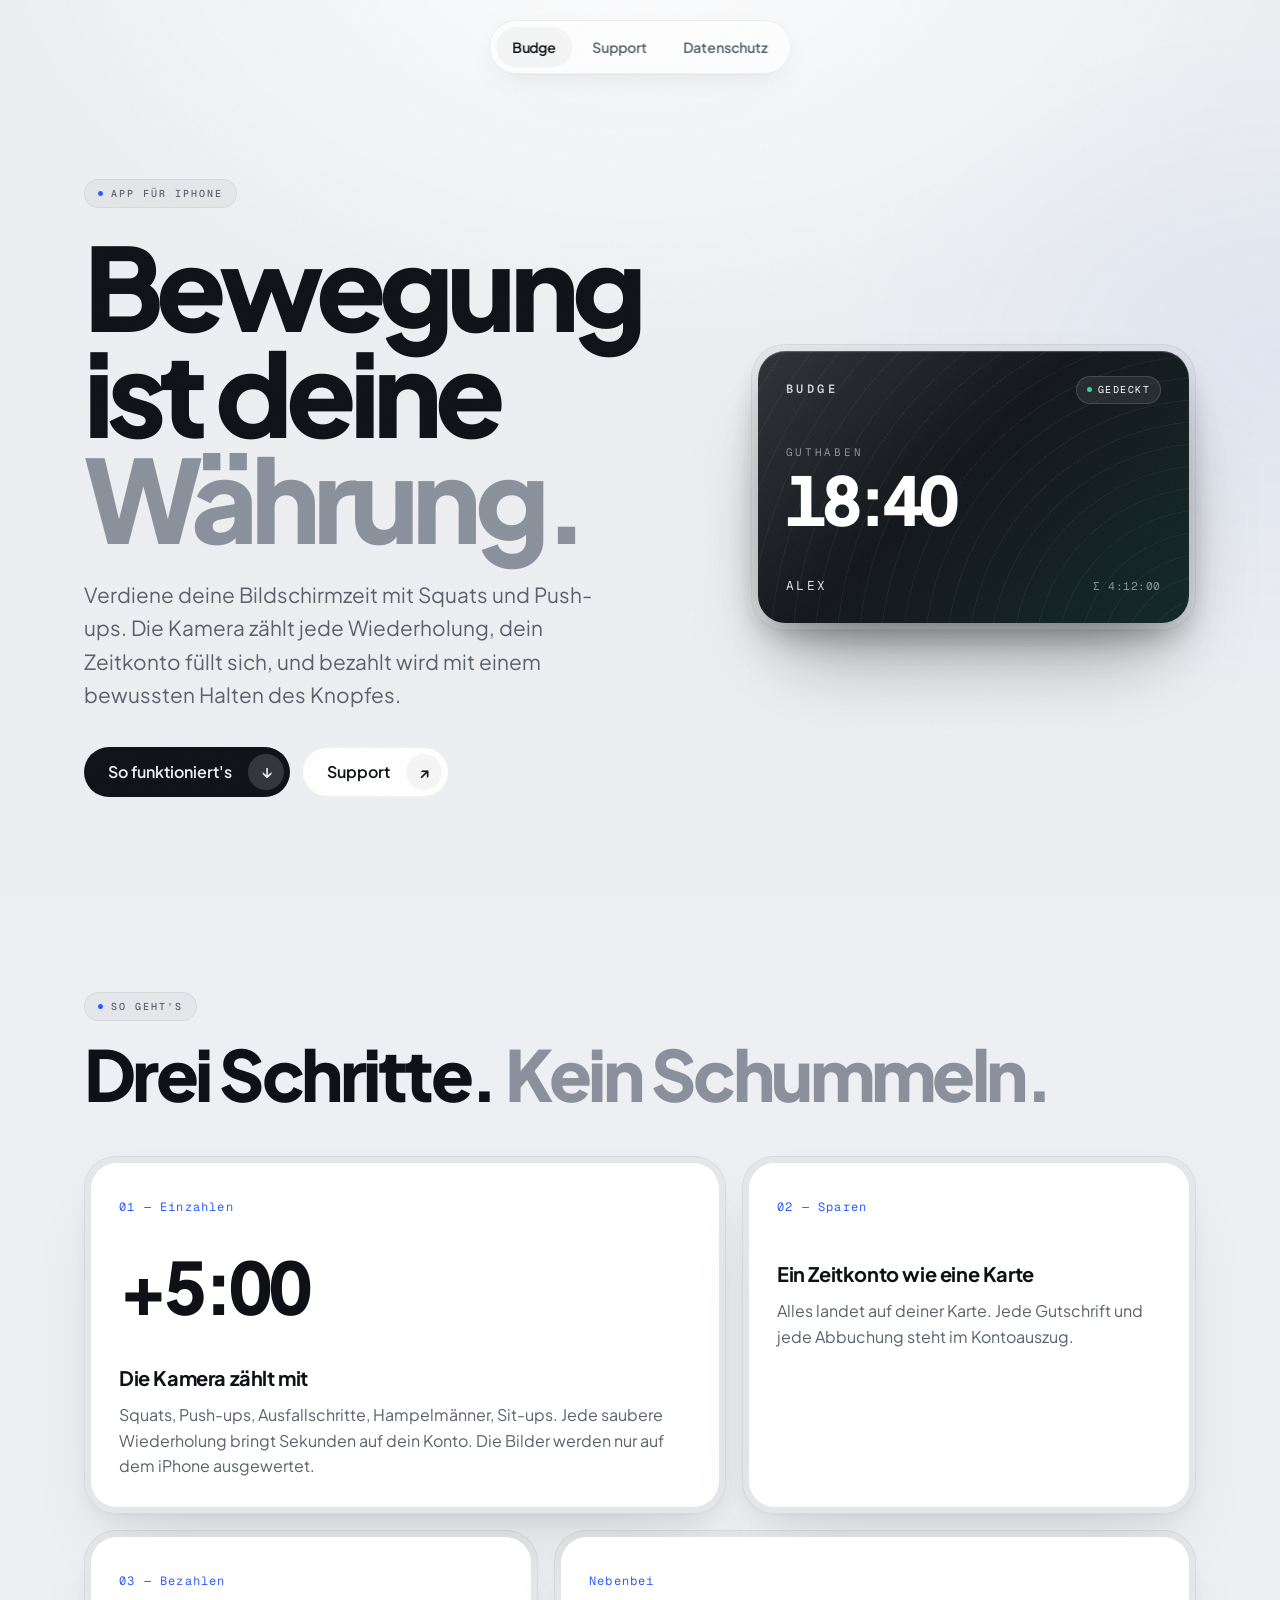
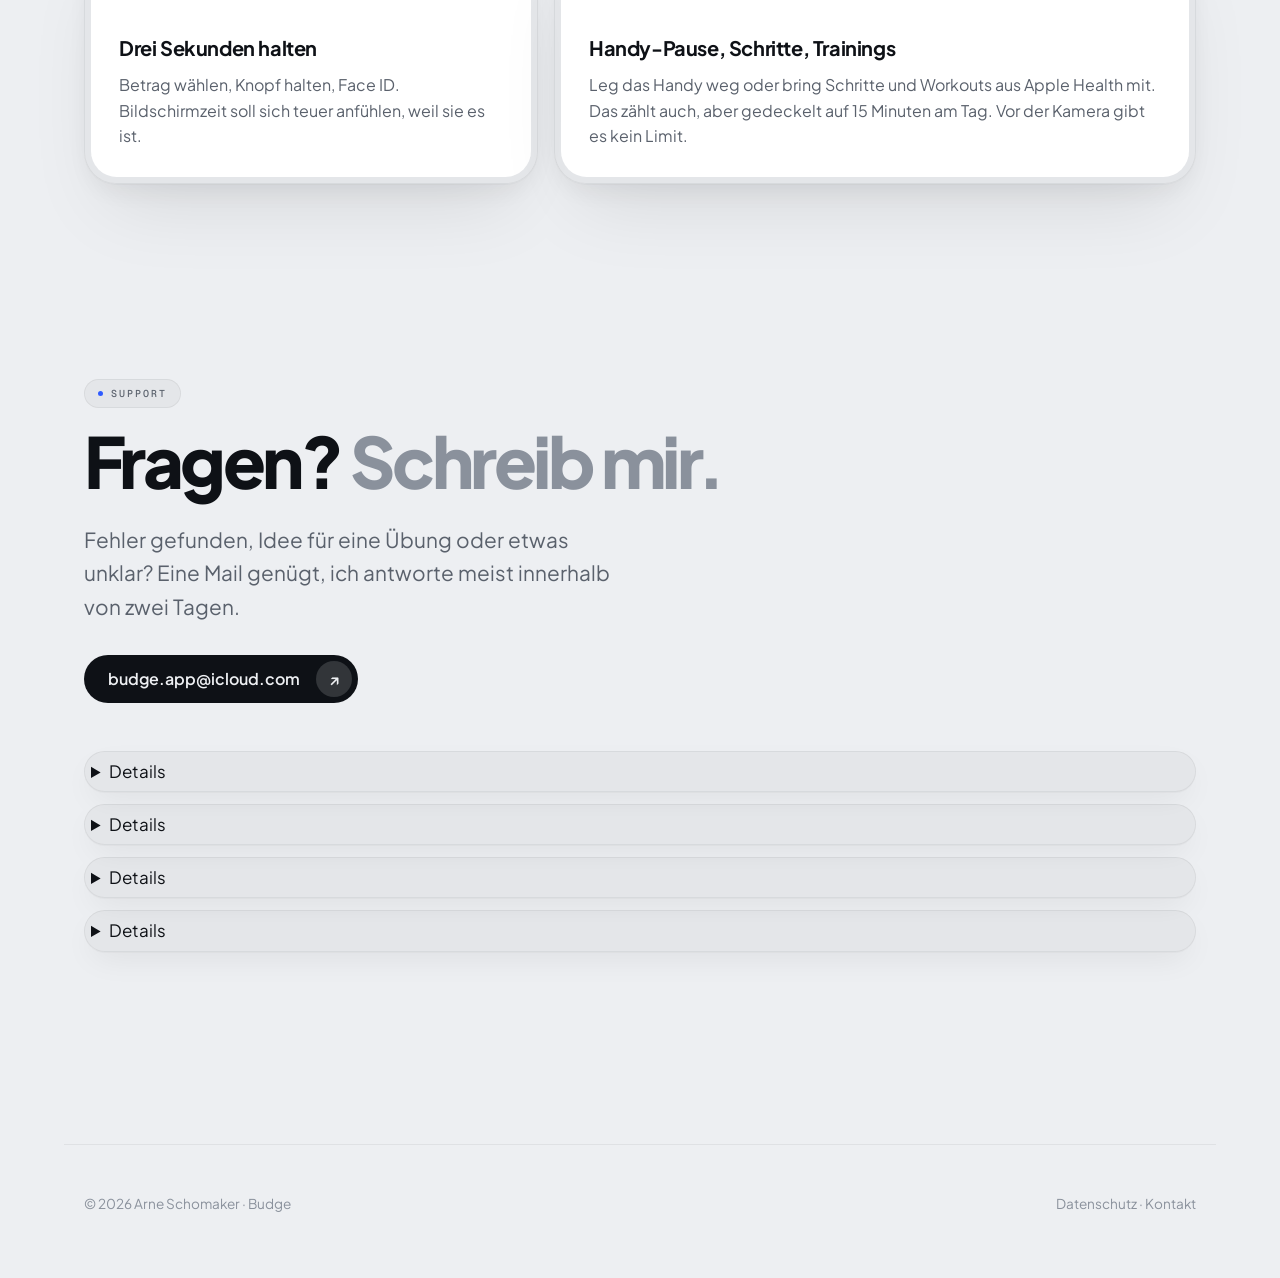
<file: index.html>
<!doctype html>
<html lang="de">
<head>
<meta charset="utf-8">
<meta name="viewport" content="width=device-width, initial-scale=1, viewport-fit=cover">
<title>Budge – Bewegung ist deine Währung</title>
<meta name="description" content="Budge für iPhone: Verdiene deine Bildschirmzeit mit Squats und Push-ups. Die Kamera zählt mit, alles bleibt auf deinem Gerät.">
<link rel="preconnect" href="https://fonts.googleapis.com">
<link rel="preconnect" href="https://fonts.gstatic.com" crossorigin>
<link href="https://fonts.googleapis.com/css2?family=Geist+Mono:wght@400;500;600&family=Plus+Jakarta+Sans:wght@400;500;600;700;800&display=swap" rel="stylesheet">
<link rel="stylesheet" href="style.css">
<link rel="icon" href="img/icon.png">
<link rel="apple-touch-icon" href="img/icon.png">
</head>
<body>

<nav class="nav" aria-label="Hauptnavigation">
  <a class="brand" href="./" aria-current="page">Budge</a>
  <a href="#support">Support</a>
  <a href="privacy.html">Datenschutz</a>
</nav>

<main>

  <section class="hero">
    <div>
      <span class="eyebrow reveal">App für iPhone</span>
      <h1 class="reveal">Bewegung ist deine <span class="soft">Währung.</span></h1>
      <p class="lead reveal">Verdiene deine Bildschirmzeit mit Squats und Push-ups. Die Kamera zählt jede Wiederholung, dein Zeitkonto füllt sich, und bezahlt wird mit einem bewussten Halten des Knopfes.</p>
      <div class="actions reveal">
        <a class="btn" href="#so-gehts">So funktioniert's <span class="dot" aria-hidden="true">↓</span></a>
        <a class="btn secondary" href="#support">Support <span class="dot" aria-hidden="true">↗</span></a>
      </div>
    </div>
    <div class="card-tray bezel reveal" aria-label="Die Budge-Karte: Zeitkonto mit 18 Minuten 40 Guthaben">
      <div class="wallet">
        <div class="wallet-top"><span>BUDGE</span><span class="pill"><i></i>Gedeckt</span></div>
        <div class="wallet-mid"><span class="label">Guthaben</span><span class="balance">18:40</span></div>
        <div class="wallet-bottom"><span>ALEX</span><span>∑ 4:12:00</span></div>
      </div>
    </div>
  </section>

  <section id="so-gehts">
    <span class="eyebrow reveal">So geht's</span>
    <h2 class="reveal">Drei Schritte. <span class="soft">Kein Schummeln.</span></h2>

    <div class="bento">
      <div class="bezel a reveal"><div class="core">
        <span class="num">01 — Einzahlen</span>
        <div class="big">+5:00</div>
        <h3>Die Kamera zählt mit</h3>
        <p>Squats, Push-ups, Ausfallschritte, Hampelmänner, Sit-ups. Jede saubere Wiederholung bringt Sekunden auf dein Konto. Die Bilder werden nur auf dem iPhone ausgewertet.</p>
      </div></div>
      <div class="bezel b reveal"><div class="core">
        <span class="num">02 — Sparen</span>
        <h3>Ein Zeitkonto wie eine Karte</h3>
        <p>Alles landet auf deiner Karte. Jede Gutschrift und jede Abbuchung steht im Kontoauszug.</p>
      </div></div>
      <div class="bezel c reveal"><div class="core">
        <span class="num">03 — Bezahlen</span>
        <h3>Drei Sekunden halten</h3>
        <p>Betrag wählen, Knopf halten, Face ID. Bildschirmzeit soll sich teuer anfühlen, weil sie es ist.</p>
      </div></div>
      <div class="bezel d reveal"><div class="core">
        <span class="num">Nebenbei</span>
        <h3>Handy-Pause, Schritte, Trainings</h3>
        <p>Leg das Handy weg oder bring Schritte und Workouts aus Apple Health mit. Das zählt auch, aber gedeckelt auf 15 Minuten am Tag. Vor der Kamera gibt es kein Limit.</p>
      </div></div>
    </div>
  </section>

  <section id="support">
    <span class="eyebrow reveal">Support</span>
    <h2 class="reveal">Fragen? <span class="soft">Schreib mir.</span></h2>
    <p class="lead reveal">Fehler gefunden, Idee für eine Übung oder etwas unklar? Eine Mail genügt, ich antworte meist innerhalb von zwei Tagen.</p>
    <div class="actions reveal" style="margin-top:2rem">
      <a class="btn" href="mailto:budge.app@icloud.com?subject=Budge">budge.app@icloud.com <span class="dot" aria-hidden="true">↗</span></a>
    </div>

    <div class="faq">
      <details class="bezel reveal"><div class="core">
        <summary>Die Kamera zählt meine Wiederholungen nicht.</summary>
        <p>Stell das iPhone hochkant auf, 2–3 Meter entfernt, sodass dein ganzer Körper im Bild ist. Für Push-ups und Sit-ups steht es seitlich neben dir auf dem Boden. Gutes Licht hilft. Zählt es trotzdem zu streng, schalte in den Einstellungen „Strenge Zählung“ aus.</p>
      </div></details>
      <details class="bezel reveal"><div class="core">
        <summary>Werden Videos von mir gespeichert oder verschickt?</summary>
        <p>Nein. Der Kamerastrom wird live auf dem iPhone ausgewertet und sofort verworfen. Die App hat keine Server-Verbindung. Details stehen in der <a href="privacy.html">Datenschutzerklärung</a>.</p>
      </div></details>
      <details class="bezel reveal"><div class="core">
        <summary>Kann ich einstellen, wie viel Zeit eine Wiederholung bringt?</summary>
        <p>Ja. Unter Profil → Einstellungen → „Sekunden pro Wiederholung“ legst du den Wert pro Übung fest. Selbst gesetzte Werte bleiben stehen.</p>
      </div></details>
      <details class="bezel reveal"><div class="core">
        <summary>Wie lösche ich meine Daten?</summary>
        <p>Profil → Einstellungen → Daten → „Alle Daten löschen“. Oder die App einfach vom iPhone löschen – dann ist alles weg, denn es liegt nirgends sonst.</p>
      </div></details>
    </div>
  </section>

</main>

<footer>
  <span>© 2026 Arne Schomaker · Budge</span>
  <span><a href="privacy.html">Datenschutz</a> · <a href="mailto:budge.app@icloud.com">Kontakt</a></span>
</footer>

<script>
  // Weiches Einblenden beim Hereinscrollen, gestaffelt.
  const io = new IntersectionObserver((entries) => {
    entries.forEach((entry) => {
      if (!entry.isIntersecting) return;
      const siblings = [...entry.target.parentElement.children].filter((el) => el.classList.contains('reveal'));
      entry.target.style.transitionDelay = `${Math.max(0, siblings.indexOf(entry.target)) * 80}ms`;
      entry.target.classList.add('in');
      io.unobserve(entry.target);
    });
  }, { threshold: 0.12 });
  document.querySelectorAll('.reveal').forEach((el) => io.observe(el));
</script>
</body>
</html>
</file>
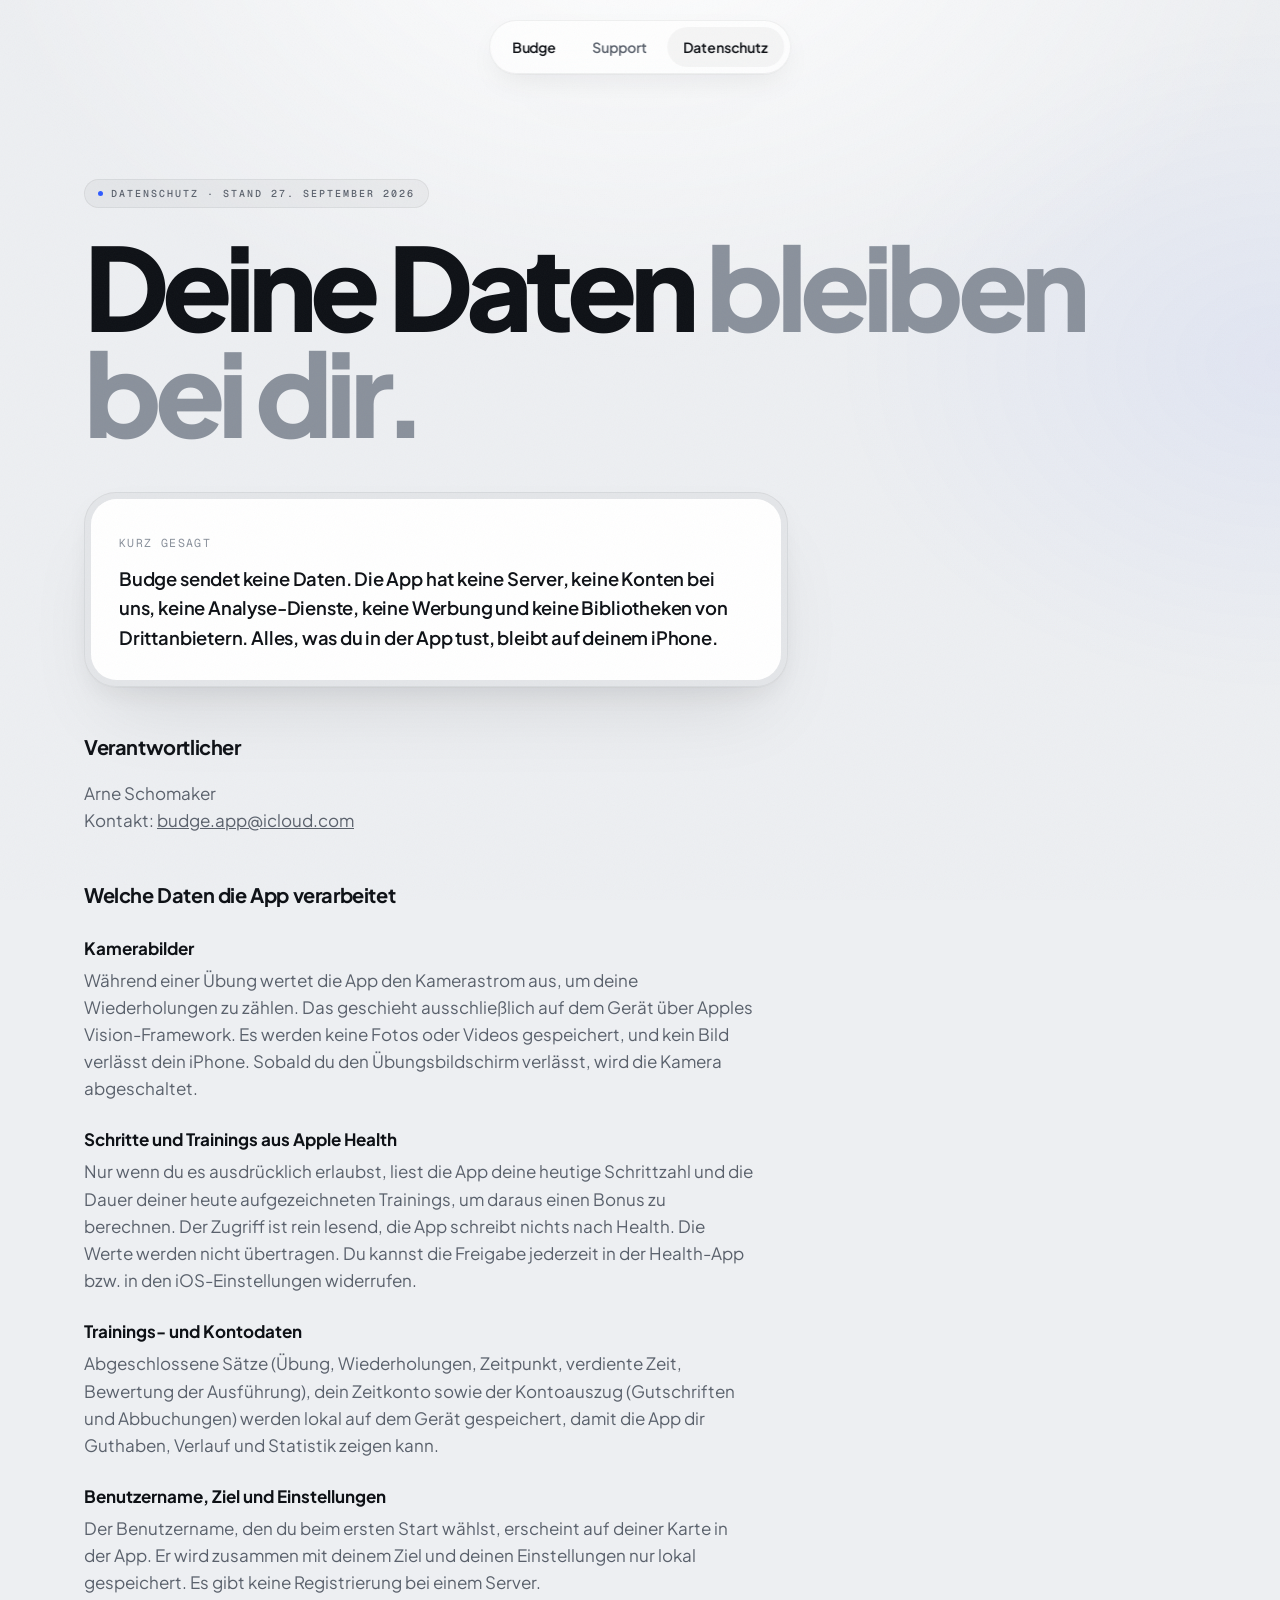
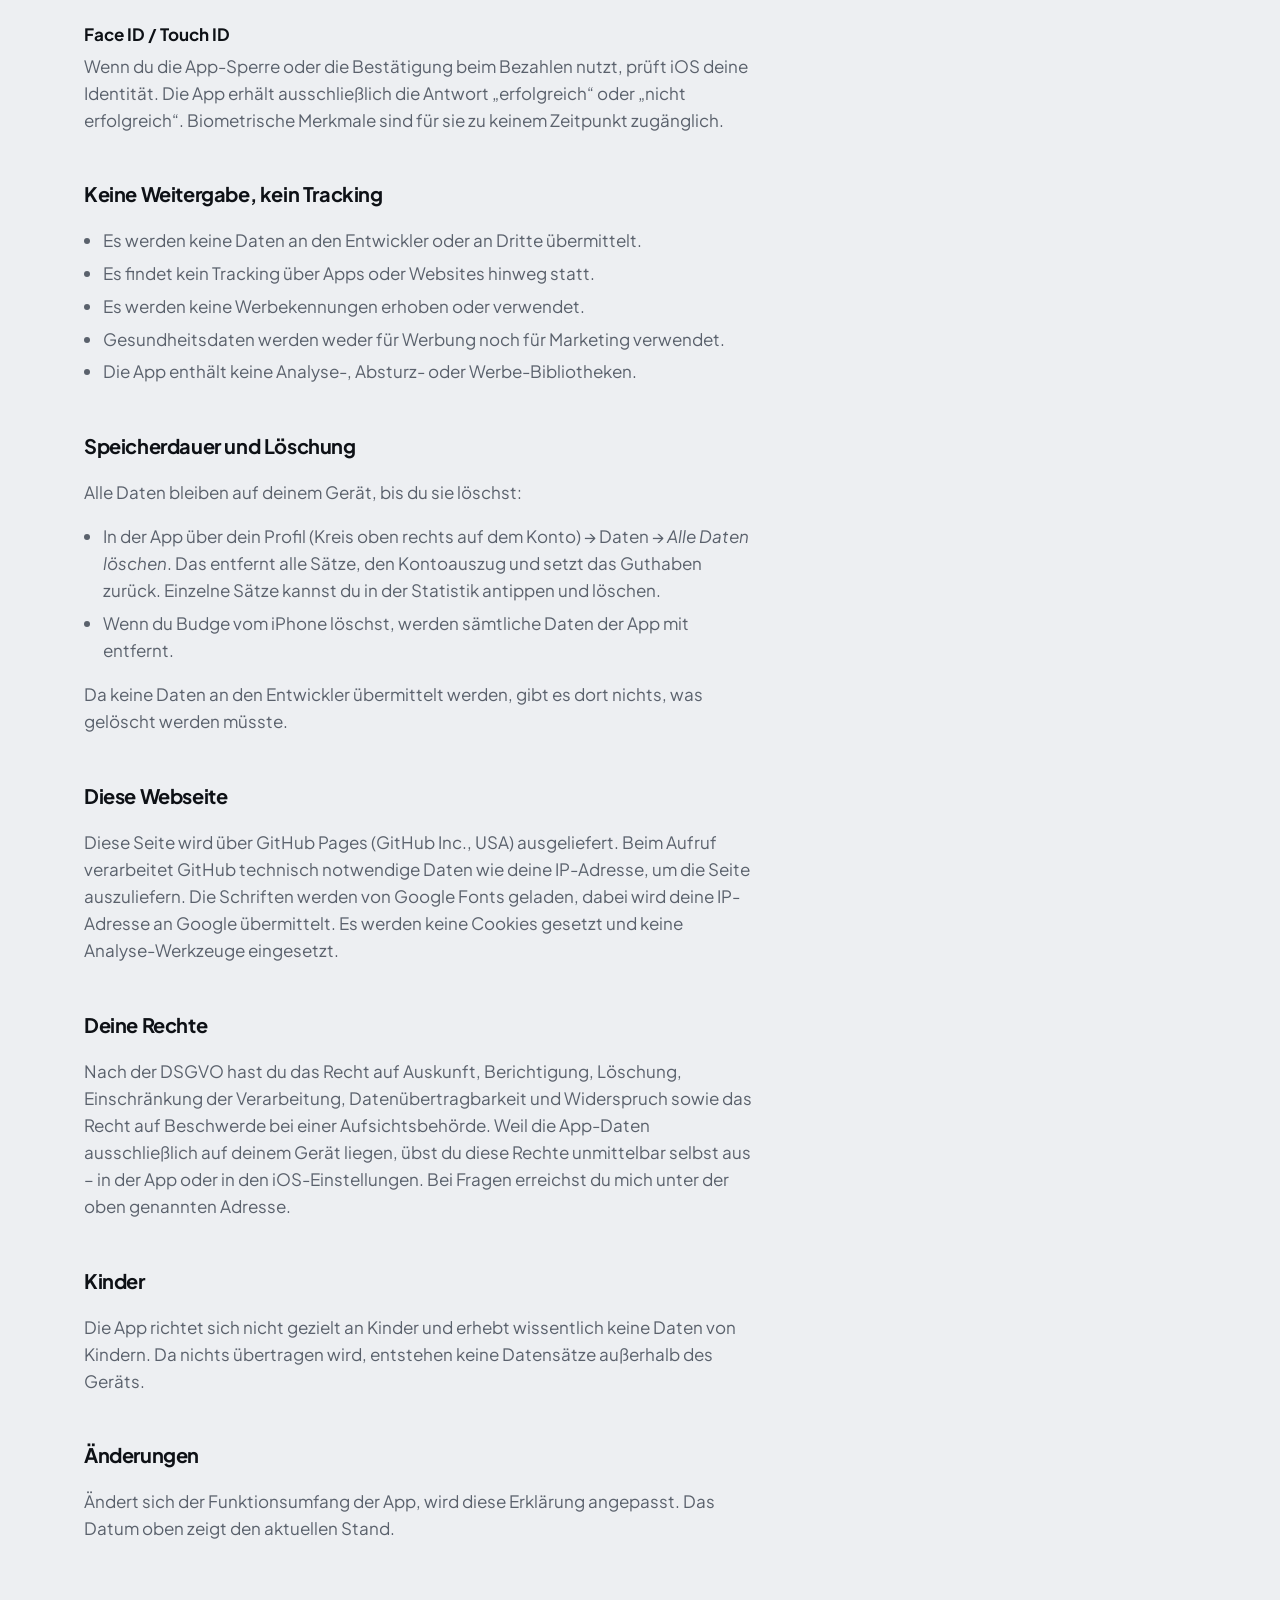
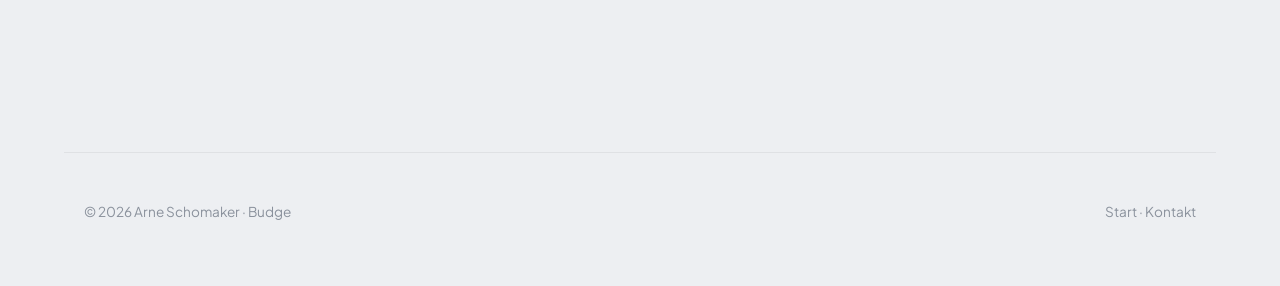
<file: privacy.html>
<!doctype html>
<html lang="de">
<head>
<meta charset="utf-8">
<meta name="viewport" content="width=device-width, initial-scale=1, viewport-fit=cover">
<title>Datenschutz – Budge</title>
<meta name="description" content="Datenschutzerklärung der iPhone-App Budge. Die App sendet keine Daten.">
<link rel="preconnect" href="https://fonts.googleapis.com">
<link rel="preconnect" href="https://fonts.gstatic.com" crossorigin>
<link href="https://fonts.googleapis.com/css2?family=Geist+Mono:wght@400;500;600&family=Plus+Jakarta+Sans:wght@400;500;600;700;800&display=swap" rel="stylesheet">
<link rel="stylesheet" href="style.css">
<link rel="icon" href="img/icon.png">
<link rel="apple-touch-icon" href="img/icon.png">
</head>
<body>
<!--
  Inhaltlich geprüft am 27.09.2026 gegen den Code: kein aktiver Netzwerkaufruf
  (FeedbackService.endpoint = nil), keine Fremd-SDKs, HealthKit nur lesend
  (Schritte + Trainings), alle Daten in UserDefaults/SwiftData auf dem Gerät.
-->

<nav class="nav" aria-label="Hauptnavigation">
  <a class="brand" href="./">Budge</a>
  <a href="./#support">Support</a>
  <a href="privacy.html" aria-current="page">Datenschutz</a>
</nav>

<main>
  <section>
    <span class="eyebrow reveal">Datenschutz · Stand 27. September 2026</span>
    <h1 class="reveal">Deine Daten <span class="soft">bleiben bei dir.</span></h1>

    <div class="bezel reveal" style="margin-top:3rem; max-width:44rem">
      <div class="core">
        <span class="tag">Kurz gesagt</span>
        <p style="margin:.6rem 0 0; font-size:1.15rem; font-weight:600; letter-spacing:-.01em">
          Budge sendet keine Daten. Die App hat keine Server, keine Konten bei uns, keine Analyse-Dienste, keine Werbung und keine Bibliotheken von Drittanbietern. Alles, was du in der App tust, bleibt auf deinem iPhone.
        </p>
      </div>
    </div>

    <div class="prose">
      <h3 class="reveal">Verantwortlicher</h3>
      <p class="reveal">Arne Schomaker<br>Kontakt: <a href="mailto:budge.app@icloud.com">budge.app@icloud.com</a></p>

      <h3 class="reveal">Welche Daten die App verarbeitet</h3>
      <dl class="reveal">
        <dt>Kamerabilder</dt>
        <dd>Während einer Übung wertet die App den Kamerastrom aus, um deine Wiederholungen zu zählen. Das geschieht ausschließlich auf dem Gerät über Apples Vision-Framework. Es werden keine Fotos oder Videos gespeichert, und kein Bild verlässt dein iPhone. Sobald du den Übungsbildschirm verlässt, wird die Kamera abgeschaltet.</dd>

        <dt>Schritte und Trainings aus Apple Health</dt>
        <dd>Nur wenn du es ausdrücklich erlaubst, liest die App deine heutige Schrittzahl und die Dauer deiner heute aufgezeichneten Trainings, um daraus einen Bonus zu berechnen. Der Zugriff ist rein lesend, die App schreibt nichts nach Health. Die Werte werden nicht übertragen. Du kannst die Freigabe jederzeit in der Health-App bzw. in den iOS-Einstellungen widerrufen.</dd>

        <dt>Trainings- und Kontodaten</dt>
        <dd>Abgeschlossene Sätze (Übung, Wiederholungen, Zeitpunkt, verdiente Zeit, Bewertung der Ausführung), dein Zeitkonto sowie der Kontoauszug (Gutschriften und Abbuchungen) werden lokal auf dem Gerät gespeichert, damit die App dir Guthaben, Verlauf und Statistik zeigen kann.</dd>

        <dt>Benutzername, Ziel und Einstellungen</dt>
        <dd>Der Benutzername, den du beim ersten Start wählst, erscheint auf deiner Karte in der App. Er wird zusammen mit deinem Ziel und deinen Einstellungen nur lokal gespeichert. Es gibt keine Registrierung bei einem Server.</dd>

        <dt>Face ID / Touch ID</dt>
        <dd>Wenn du die App-Sperre oder die Bestätigung beim Bezahlen nutzt, prüft iOS deine Identität. Die App erhält ausschließlich die Antwort „erfolgreich“ oder „nicht erfolgreich“. Biometrische Merkmale sind für sie zu keinem Zeitpunkt zugänglich.</dd>
      </dl>

      <h3 class="reveal">Keine Weitergabe, kein Tracking</h3>
      <ul class="reveal">
        <li>Es werden keine Daten an den Entwickler oder an Dritte übermittelt.</li>
        <li>Es findet kein Tracking über Apps oder Websites hinweg statt.</li>
        <li>Es werden keine Werbekennungen erhoben oder verwendet.</li>
        <li>Gesundheitsdaten werden weder für Werbung noch für Marketing verwendet.</li>
        <li>Die App enthält keine Analyse-, Absturz- oder Werbe-Bibliotheken.</li>
      </ul>

      <h3 class="reveal">Speicherdauer und Löschung</h3>
      <p class="reveal">Alle Daten bleiben auf deinem Gerät, bis du sie löschst:</p>
      <ul class="reveal">
        <li>In der App über dein Profil (Kreis oben rechts auf dem Konto) → Daten → <em>Alle Daten löschen</em>. Das entfernt alle Sätze, den Kontoauszug und setzt das Guthaben zurück. Einzelne Sätze kannst du in der Statistik antippen und löschen.</li>
        <li>Wenn du Budge vom iPhone löschst, werden sämtliche Daten der App mit entfernt.</li>
      </ul>
      <p class="reveal">Da keine Daten an den Entwickler übermittelt werden, gibt es dort nichts, was gelöscht werden müsste.</p>

      <h3 class="reveal">Diese Webseite</h3>
      <p class="reveal">Diese Seite wird über GitHub Pages (GitHub Inc., USA) ausgeliefert. Beim Aufruf verarbeitet GitHub technisch notwendige Daten wie deine IP-Adresse, um die Seite auszuliefern. Die Schriften werden von Google Fonts geladen, dabei wird deine IP-Adresse an Google übermittelt. Es werden keine Cookies gesetzt und keine Analyse-Werkzeuge eingesetzt.</p>

      <h3 class="reveal">Deine Rechte</h3>
      <p class="reveal">Nach der DSGVO hast du das Recht auf Auskunft, Berichtigung, Löschung, Einschränkung der Verarbeitung, Datenübertragbarkeit und Widerspruch sowie das Recht auf Beschwerde bei einer Aufsichtsbehörde. Weil die App-Daten ausschließlich auf deinem Gerät liegen, übst du diese Rechte unmittelbar selbst aus – in der App oder in den iOS-Einstellungen. Bei Fragen erreichst du mich unter der oben genannten Adresse.</p>

      <h3 class="reveal">Kinder</h3>
      <p class="reveal">Die App richtet sich nicht gezielt an Kinder und erhebt wissentlich keine Daten von Kindern. Da nichts übertragen wird, entstehen keine Datensätze außerhalb des Geräts.</p>

      <h3 class="reveal">Änderungen</h3>
      <p class="reveal">Ändert sich der Funktionsumfang der App, wird diese Erklärung angepasst. Das Datum oben zeigt den aktuellen Stand.</p>
    </div>
  </section>
</main>

<footer>
  <span>© 2026 Arne Schomaker · Budge</span>
  <span><a href="./">Start</a> · <a href="mailto:budge.app@icloud.com">Kontakt</a></span>
</footer>

<script>
  const io = new IntersectionObserver((entries) => {
    entries.forEach((entry) => {
      if (!entry.isIntersecting) return;
      entry.target.classList.add('in');
      io.unobserve(entry.target);
    });
  }, { threshold: 0.08 });
  document.querySelectorAll('.reveal').forEach((el) => io.observe(el));
</script>
</body>
</html>
</file>
<file: style.css>
/* Budge – Webseiten nach Arnes Design-Richtlinie
   Stimmung: Soft Structuralism (hell) / Ethereal Glass (dunkel) */

:root {
  --bg: #EDEFF2;
  --card: #FFFFFF;
  --ink: #0E1116;
  --ink-2: #5A616C;
  --ink-3: #8A919C;
  --line: rgba(14, 17, 22, .06);
  --shell: rgba(14, 17, 22, .035);
  --accent: #2F5BFF;
  --credit: #0E9F6E;
  --shadow: 0 1px 1px rgba(14,17,22,.03), 0 12px 32px -8px rgba(14,17,22,.08), 0 40px 80px -24px rgba(14,17,22,.10);
  --ease: cubic-bezier(0.32, 0.72, 0, 1);
  --radius: 2rem;
  color-scheme: light;
}

@media (prefers-color-scheme: dark) {
  :root {
    --bg: #050505;
    --card: #0C0C0E;
    --ink: #F4F4F5;
    --ink-2: #A1A1AA;
    --ink-3: #71717A;
    --line: rgba(255, 255, 255, .09);
    --shell: rgba(255, 255, 255, .035);
    --accent: #34D399;
    --credit: #34D399;
    --shadow: 0 1px 1px rgba(0,0,0,.4), 0 24px 60px -20px rgba(0,0,0,.6);
    color-scheme: dark;
  }
}

* { box-sizing: border-box; }
html { -webkit-text-size-adjust: 100%; }

body {
  margin: 0;
  min-height: 100dvh;
  background: var(--bg);
  color: var(--ink);
  font-family: "Plus Jakarta Sans", system-ui, sans-serif;
  font-size: 17px;
  line-height: 1.6;
  -webkit-font-smoothing: antialiased;
  overflow-x: hidden;
}

/* Lichtfeld bzw. Farbnebel hinter allem */
body::before {
  content: "";
  position: fixed;
  inset: 0;
  z-index: -1;
  pointer-events: none;
  background:
    radial-gradient(60rem 40rem at 50% -10%, rgba(255,255,255,.95), transparent 70%),
    radial-gradient(40rem 30rem at 100% 40%, rgba(47,91,255,.06), transparent 70%);
}
@media (prefers-color-scheme: dark) {
  body::before {
    background:
      radial-gradient(40rem 30rem at 10% 0%, rgba(52,211,153,.10), transparent 70%),
      radial-gradient(40rem 34rem at 100% 55%, rgba(167,139,250,.08), transparent 70%);
  }
}

/* Filmkorn, fixiert */
body::after {
  content: "";
  position: fixed;
  inset: 0;
  z-index: 20;
  pointer-events: none;
  opacity: .035;
  background-image: url("data:image/svg+xml;utf8,<svg xmlns='http://www.w3.org/2000/svg' width='160' height='160'><filter id='n'><feTurbulence type='fractalNoise' baseFrequency='.9' numOctaves='3' stitchTiles='stitch'/></filter><rect width='100%' height='100%' filter='url(%23n)'/></svg>");
}

a { color: inherit; }
::selection { background: var(--accent); color: #fff; }
:focus-visible { outline: 2px solid var(--accent); outline-offset: 3px; border-radius: 999px; }

.mono {
  font-family: "Geist Mono", ui-monospace, monospace;
}

/* ---------- Navigation: schwebende Glas-Pille ---------- */
.nav {
  position: fixed;
  top: 1.25rem;
  left: 50%;
  transform: translateX(-50%);
  z-index: 10;
  display: flex;
  align-items: center;
  gap: .25rem;
  padding: .375rem;
  border-radius: 999px;
  background: color-mix(in srgb, var(--card) 72%, transparent);
  backdrop-filter: blur(20px) saturate(1.4);
  -webkit-backdrop-filter: blur(20px) saturate(1.4);
  border: .5px solid var(--line);
  box-shadow: var(--shadow);
  white-space: nowrap;
}
.nav a {
  text-decoration: none;
  font-size: .875rem;
  font-weight: 600;
  padding: .55rem 1rem;
  border-radius: 999px;
  color: var(--ink-2);
  transition: color .5s var(--ease), background .5s var(--ease);
}
.nav a:hover, .nav a[aria-current="page"] { color: var(--ink); background: var(--shell); }
.nav .brand { color: var(--ink); letter-spacing: -.02em; }

/* ---------- Layout ---------- */
main {
  width: 100%;
  max-width: 72rem;
  margin: 0 auto;
  padding: 9rem 1.25rem 6rem;
}

section { padding: 6rem 0; }
section:first-child { padding-top: 2rem; }

.eyebrow {
  display: inline-flex;
  align-items: center;
  gap: .5rem;
  padding: .35rem .8rem;
  border-radius: 999px;
  background: var(--shell);
  border: .5px solid var(--line);
  font-family: "Geist Mono", ui-monospace, monospace;
  font-size: 10px;
  font-weight: 500;
  text-transform: uppercase;
  letter-spacing: .2em;
  color: var(--ink-2);
}
.eyebrow::before {
  content: "";
  width: 5px; height: 5px;
  border-radius: 50%;
  background: var(--accent);
}

h1, h2, h3 { margin: 0; font-weight: 800; }
h1 {
  font-size: clamp(3.2rem, 9vw, 7.5rem);
  line-height: .92;
  letter-spacing: -.06em;
  margin-top: 1.5rem;
}
h2 {
  font-size: clamp(2.4rem, 5.5vw, 4.5rem);
  line-height: .95;
  letter-spacing: -.05em;
  margin-top: 1.25rem;
}
h3 { font-size: 1.25rem; letter-spacing: -.02em; font-weight: 700; }
.soft { color: var(--ink-3); }

.lead {
  font-size: clamp(1.1rem, 2vw, 1.3rem);
  color: var(--ink-2);
  max-width: 34rem;
  margin: 1.75rem 0 0;
}

/* ---------- Double-Bezel ---------- */
.bezel {
  padding: 6px;
  border-radius: var(--radius);
  background: var(--shell);
  border: .5px solid var(--line);
  box-shadow: var(--shadow);
}
.bezel > .core {
  height: 100%;
  border-radius: calc(var(--radius) - 6px);
  background: var(--card);
  box-shadow: inset 0 1px 1px rgba(255,255,255,.6);
  padding: 1.75rem;
}
@media (prefers-color-scheme: dark) {
  .bezel > .core { box-shadow: inset 0 1px 1px rgba(255,255,255,.08); }
}

/* ---------- Buttons ---------- */
.btn {
  display: inline-flex;
  align-items: center;
  gap: 1rem;
  padding: .375rem .375rem .375rem 1.5rem;
  border-radius: 999px;
  background: var(--ink);
  color: var(--bg);
  font-weight: 600;
  font-size: 1rem;
  text-decoration: none;
  transition: transform .6s var(--ease);
}
.btn .dot {
  width: 36px; height: 36px;
  display: grid; place-items: center;
  border-radius: 50%;
  background: color-mix(in srgb, var(--bg) 16%, transparent);
  transition: transform .6s var(--ease);
}
.btn:hover .dot { transform: translate(3px, -2px) scale(1.05); }
.btn:active { transform: scale(.98); }
.btn.secondary { background: var(--card); color: var(--ink); border: .5px solid var(--line); }
.btn.secondary .dot { background: var(--shell); }

/* ---------- Hero ---------- */
.hero {
  display: grid;
  grid-template-columns: 1.15fr .85fr;
  gap: 4rem;
  align-items: center;
}
.hero .actions { display: flex; gap: .75rem; flex-wrap: wrap; margin-top: 2.25rem; }

.phone {
  justify-self: center;
  width: min(100%, 22rem);
  transform: rotate(3deg);
}
.phone img {
  display: block;
  width: 100%;
  border-radius: calc(var(--radius) - 6px);
}

/* ---------- Die Karte ---------- */
.card-tray {
  justify-self: center;
  width: min(100%, 30rem);
  transform: rotate(-3deg);
  border-radius: 2.1rem;
}
.wallet {
  aspect-ratio: 1.586;
  border-radius: calc(2.1rem - 6px);
  padding: 1.6rem 1.75rem;
  color: #fff;
  display: flex; flex-direction: column; justify-content: space-between;
  background:
    repeating-radial-gradient(circle at 105% 115%, rgba(255,255,255,.045) 0 1px, transparent 1px 22px),
    linear-gradient(135deg, rgba(255,255,255,.14), rgba(255,255,255,.02) 45%, rgba(52,211,153,.12)),
    #0E1116;
  box-shadow: inset 0 1px 1px rgba(255,255,255,.25), 0 18px 40px -12px rgba(0,0,0,.35), 0 50px 90px -30px rgba(0,0,0,.35);
  font-family: "Geist Mono", ui-monospace, monospace;
}
.wallet-top, .wallet-bottom { display: flex; justify-content: space-between; align-items: center; }
.wallet-top > span:first-child { font-size: .75rem; letter-spacing: .3em; opacity: .8; font-weight: 600; }
.wallet .pill {
  font-size: .62rem; letter-spacing: .15em; text-transform: uppercase;
  padding: .3rem .6rem; border-radius: 999px;
  background: rgba(255,255,255,.08); border: .5px solid rgba(255,255,255,.14);
  display: inline-flex; align-items: center; gap: .4rem;
}
.wallet .pill i { width: 5px; height: 5px; border-radius: 50%; background: #34D399; }
.wallet-mid { display: flex; flex-direction: column; }
.wallet .label { font-size: .68rem; letter-spacing: .25em; text-transform: uppercase; opacity: .5; }
.wallet .balance {
  font-family: "Plus Jakarta Sans", system-ui, sans-serif;
  font-weight: 800; font-size: clamp(3rem, 7vw, 4.2rem); letter-spacing: -.05em; line-height: 1.1;
  font-variant-numeric: tabular-nums;
}
.wallet-bottom { font-size: .8rem; letter-spacing: .2em; opacity: .85; }
.wallet-bottom span:last-child { opacity: .6; letter-spacing: .05em; font-size: .7rem; }

/* ---------- Bento ---------- */
.bento {
  display: grid;
  grid-template-columns: repeat(12, 1fr);
  gap: 1rem;
  margin-top: 3rem;
}
.bento .a { grid-column: span 7; }
.bento .b { grid-column: span 5; }
.bento .c { grid-column: span 5; }
.bento .d { grid-column: span 7; }
.bento .num {
  font-family: "Geist Mono", ui-monospace, monospace;
  font-size: .75rem;
  color: var(--accent);
  letter-spacing: .1em;
}
.bento h3 { margin-top: 2.5rem; }
.bento p { color: var(--ink-2); margin: .5rem 0 0; font-size: 1rem; }
.bento .big {
  font-size: clamp(3rem, 6vw, 4.5rem);
  font-weight: 800;
  letter-spacing: -.05em;
  line-height: 1;
  margin-top: 2rem;
  font-variant-numeric: tabular-nums;
}

/* ---------- FAQ ---------- */
.faq { margin-top: 3rem; display: grid; gap: .75rem; }
.faq details .core { padding: 1.25rem 1.5rem; }
.faq summary {
  cursor: pointer;
  list-style: none;
  font-weight: 700;
  font-size: 1.05rem;
  letter-spacing: -.01em;
  display: flex; justify-content: space-between; align-items: center; gap: 1rem;
}
.faq summary::-webkit-details-marker { display: none; }
.faq summary::after {
  content: "+";
  font-family: "Geist Mono", ui-monospace, monospace;
  font-weight: 400;
  color: var(--ink-3);
  transition: transform .6s var(--ease);
}
.faq details[open] summary::after { transform: rotate(45deg); }
.faq details p { color: var(--ink-2); margin: .75rem 0 0; font-size: 1rem; }

/* ---------- Fließtext (Datenschutz) ---------- */
.prose { max-width: 42rem; }
.prose h3 { margin: 2.75rem 0 .5rem; }
.prose p, .prose li { color: var(--ink-2); }
.prose strong { color: var(--ink); }
.prose ul { padding-left: 1.2rem; }
.prose li { margin: .35rem 0; }
.prose dl { margin: 0; }
.prose dt { font-weight: 700; color: var(--ink); margin-top: 1.5rem; }
.prose dd { margin: .3rem 0 0; color: var(--ink-2); }

.tag {
  display: inline-block;
  font-family: "Geist Mono", ui-monospace, monospace;
  font-size: .72rem;
  text-transform: uppercase;
  letter-spacing: .12em;
  color: var(--ink-3);
}

footer {
  max-width: 72rem;
  margin: 0 auto;
  padding: 3rem 1.25rem 4rem;
  display: flex;
  justify-content: space-between;
  gap: 1rem;
  flex-wrap: wrap;
  color: var(--ink-3);
  font-size: .85rem;
  border-top: .5px solid var(--line);
}
footer a { text-decoration: none; }
footer a:hover { color: var(--ink); }

/* ---------- Eintritt: weicher Fade-up ---------- */
.reveal {
  opacity: 0;
  transform: translateY(2rem);
  filter: blur(8px);
  transition: opacity .9s var(--ease), transform .9s var(--ease), filter .9s var(--ease);
}
.reveal.in { opacity: 1; transform: none; filter: none; }

@media (prefers-reduced-motion: reduce) {
  .reveal { opacity: 1; transform: none; filter: none; transition: none; }
  .btn, .btn .dot, .card-tray { transition: none; transform: none; }
}

/* ---------- Handy ---------- */
@media (max-width: 767px) {
  main { padding-top: 7rem; }
  section { padding: 4rem 0; }
  .hero { grid-template-columns: 1fr; gap: 3rem; }
  .card-tray { transform: none; }
  .bento { grid-template-columns: 1fr; }
  .bento > * { grid-column: auto !important; }
  .nav a { padding: .55rem .75rem; }
}
</file>
